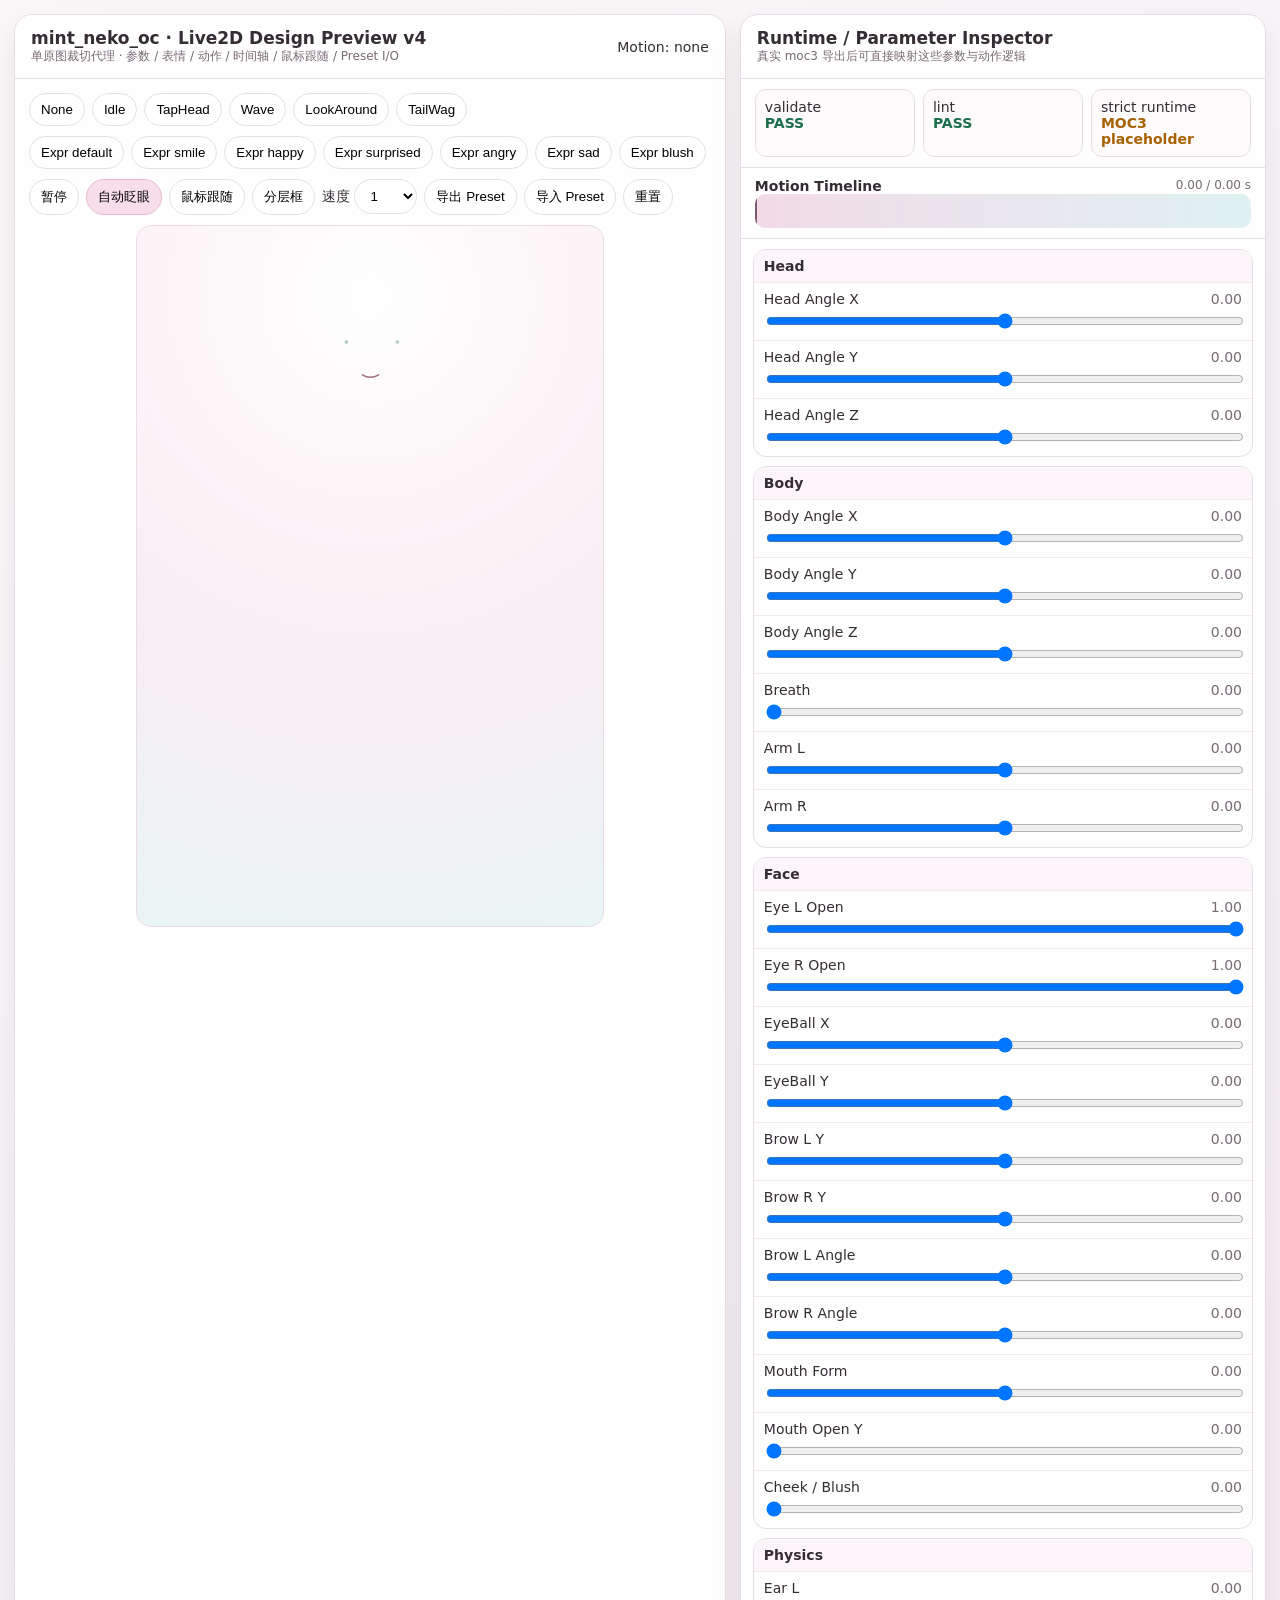
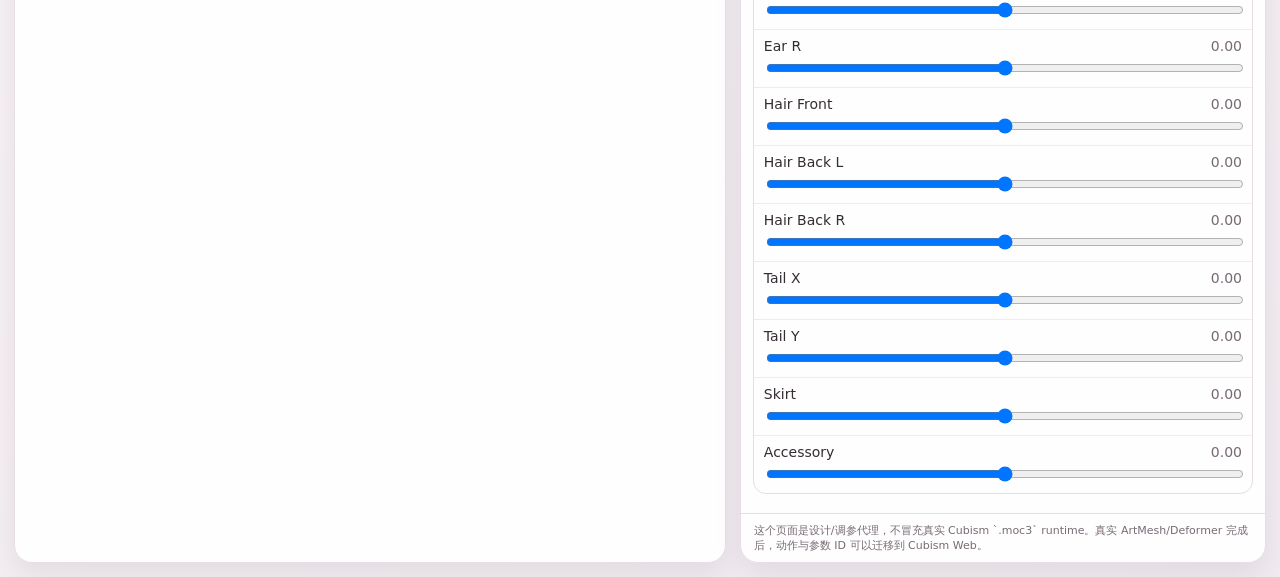
<file: live2d/mint-neko/preview.html>
<!doctype html>
<html lang="zh-CN">
<head>
<meta charset="utf-8"><meta name="viewport" content="width=device-width,initial-scale=1">
<title>mint_neko_oc Live2D Design Preview</title>
<style>
:root{--bg:#f6f1f5;--panel:#fff;--line:#e8dde6;--ink:#342d34;--muted:#776b75;--pink:#d987ad;--cyan:#85c6ce}
*{box-sizing:border-box}body{margin:0;background:linear-gradient(145deg,#faf7f9,#f1eaf0);color:var(--ink);font:14px system-ui,sans-serif}
.app{display:grid;grid-template-columns:minmax(460px,1.15fr) minmax(400px,.85fr);min-height:100vh;gap:14px;padding:14px}
.panel{background:rgba(255,255,255,.94);border:1px solid var(--line);border-radius:18px;box-shadow:0 12px 28px #00000012;overflow:hidden}
.head{padding:13px 16px;border-bottom:1px solid var(--line);display:flex;justify-content:space-between;gap:12px;align-items:center}
h1,h2{font-size:17px;margin:0}.muted{color:var(--muted);font-size:12px}.stagePad{padding:14px}.stageBox{position:relative;max-height:78vh;aspect-ratio:2/3;margin:auto;border-radius:15px;overflow:hidden;border:1px solid var(--line);background:radial-gradient(circle at 50% 10%,#fff,#f9edf3 55%,#e9f5f5)}
.stage{position:absolute;width:1024px;height:1536px;left:50%;top:50%;transform:translate(-50%,-50%) scale(var(--stage-scale,1));transform-origin:center}
.part{position:absolute;background-image:url("assets/character.webp");background-repeat:no-repeat;background-size:1024px 1536px;transform-origin:center;will-change:transform}
.overlay{position:absolute;inset:0;pointer-events:none}.toolbar{display:flex;flex-wrap:wrap;gap:7px;margin-bottom:10px}
button,select,input[type=file]{border:1px solid var(--line);background:white;border-radius:999px;padding:8px 11px;cursor:pointer}
button.active{background:#f8deea;border-color:#e9b9d0}.tabs{display:flex;gap:6px}.right{display:grid;grid-template-rows:auto auto auto 1fr;min-height:0}
.status{padding:10px 14px;border-bottom:1px solid var(--line);display:grid;grid-template-columns:repeat(3,1fr);gap:8px}
.card{padding:9px;border:1px solid var(--line);border-radius:11px;background:#fcfafb}.ok{color:#19704b;font-weight:700}.warn{color:#a76100;font-weight:700}
.timeline{padding:10px 14px;border-bottom:1px solid var(--line)}.track{height:34px;border-radius:10px;background:linear-gradient(90deg,#f2dbe7,#dff1f2);position:relative;overflow:hidden}
.playhead{position:absolute;top:0;bottom:0;width:2px;background:#7c5970;left:0}.timeLabel{font-variant-numeric:tabular-nums;font-size:12px;color:var(--muted)}
.params{overflow:auto;padding:10px 12px}.group{border:1px solid var(--line);border-radius:13px;margin-bottom:9px;overflow:hidden}.groupTitle{padding:8px 10px;background:#fcf6fa;font-weight:700}
.param{padding:8px 10px;border-top:1px solid #f2eaf0}.prow{display:flex;justify-content:space-between;gap:8px;margin-bottom:4px}.val{font-variant-numeric:tabular-nums;color:var(--muted)}input[type=range]{width:100%}
.footer{padding:9px 13px;border-top:1px solid var(--line);font-size:11px;color:var(--muted)}.debug .part{outline:1px dashed #9e6c8a88}
@media(max-width:1100px){.app{grid-template-columns:1fr}.stageBox{max-height:none}}
</style>
</head>
<body>
<div class="app">
<section class="panel">
<div class="head"><div><h1>mint_neko_oc · Live2D Design Preview v4</h1><div class="muted">单原图裁切代理 · 参数 / 表情 / 动作 / 时间轴 / 鼠标跟随 / Preset I/O</div></div><div id="motionLabel">Motion: none</div></div>
<div class="stagePad">
<div class="toolbar" id="motionBtns"></div>
<div class="toolbar" id="exprBtns"></div>
<div class="toolbar">
<button id="pauseBtn">暂停</button><button id="blinkBtn" class="active">自动眨眼</button><button id="trackBtn">鼠标跟随</button><button id="debugBtn">分层框</button>
<label>速度 <select id="speedSel"><option>.5</option><option selected>1</option><option>1.5</option><option>2</option></select></label>
<button id="saveBtn">导出 Preset</button><label><input id="loadFile" type="file" accept=".json" style="display:none"><button id="loadBtn">导入 Preset</button></label>
<button id="resetBtn">重置</button>
</div>
<div class="stageBox" id="stageBox"><div class="stage" id="stage"></div><div class="overlay" id="overlay"></div></div>
</div>
</section>
<aside class="panel right">
<div class="head"><div><h2>Runtime / Parameter Inspector</h2><div class="muted">真实 moc3 导出后可直接映射这些参数与动作逻辑</div></div></div>
<div class="status">
<div class="card">validate<br><span class="ok">PASS</span></div>
<div class="card">lint<br><span class="ok">PASS</span></div>
<div class="card">strict runtime<br><span class="warn">MOC3 placeholder</span></div>
</div>
<div class="timeline"><div style="display:flex;justify-content:space-between"><strong>Motion Timeline</strong><span class="timeLabel" id="timeLabel">0.00 / 0.00</span></div><div class="track"><div class="playhead" id="playhead"></div></div></div>
<div class="params" id="params"></div>
<div class="footer">这个页面是设计/调参代理，不冒充真实 Cubism `.moc3` runtime。真实 ArtMesh/Deformer 完成后，动作与参数 ID 可以迁移到 Cubism Web。</div>
</aside>
</div>
<script>
const CFG = {"canvas":{"width":1024,"height":1536},"parts":{"01_head_full":{"x":250,"y":0,"w":530,"h":540},"06_ear_left":{"x":255,"y":0,"w":175,"h":205},"07_ear_right":{"x":590,"y":0,"w":188,"h":210},"08_main_bow":{"x":440,"y":0,"w":215,"h":160},"09_flower_cluster_left":{"x":300,"y":20,"w":160,"h":185},"10_flower_cluster_right":{"x":590,"y":15,"w":175,"h":190},"11_bangs_and_front_hair":{"x":310,"y":0,"w":400,"h":350},"12_side_hair_left":{"x":215,"y":160,"w":205,"h":560},"13_side_hair_right":{"x":595,"y":160,"w":220,"h":560},"14_torso_upper":{"x":280,"y":360,"w":480,"h":430},"15_neck_bow_and_collar":{"x":360,"y":355,"w":295,"h":230},"17_skirt":{"x":235,"y":620,"w":540,"h":410},"18_tail":{"x":510,"y":850,"w":400,"h":445},"19_left_hand":{"x":0,"y":620,"w":195,"h":205},"20_right_hand":{"x":825,"y":620,"w":199,"h":205},"21_stockings":{"x":320,"y":960,"w":390,"h":440},"22_left_shoe":{"x":340,"y":1260,"w":180,"h":270},"23_right_shoe":{"x":510,"y":1260,"w":190,"h":270}},"layerPlan":[{"id":"tail","part":"18_tail","z":10},{"id":"stockings","part":"21_stockings","z":18},{"id":"shoeL","part":"22_left_shoe","z":19},{"id":"shoeR","part":"23_right_shoe","z":19},{"id":"skirt","part":"17_skirt","z":25},{"id":"torso","part":"14_torso_upper","z":30},{"id":"neckBow","part":"15_neck_bow_and_collar","z":35},{"id":"sideHairL","part":"12_side_hair_left","z":42},{"id":"sideHairR","part":"13_side_hair_right","z":42},{"id":"head","part":"01_head_full","z":50},{"id":"bangs","part":"11_bangs_and_front_hair","z":55},{"id":"earL","part":"06_ear_left","z":58},{"id":"earR","part":"07_ear_right","z":58},{"id":"mainBow","part":"08_main_bow","z":63},{"id":"flowerL","part":"09_flower_cluster_left","z":64},{"id":"flowerR","part":"10_flower_cluster_right","z":64},{"id":"handL","part":"19_left_hand","z":70},{"id":"handR","part":"20_right_hand","z":70}],"parameters":[["ParamAngleX","Head Angle X","Head",-30,30,0,1],["ParamAngleY","Head Angle Y","Head",-30,30,0,1],["ParamAngleZ","Head Angle Z","Head",-30,30,0,1],["ParamBodyAngleX","Body Angle X","Body",-10,10,0,.5],["ParamBodyAngleY","Body Angle Y","Body",-10,10,0,.5],["ParamBodyAngleZ","Body Angle Z","Body",-10,10,0,.5],["ParamEyeLOpen","Eye L Open","Face",0,1,1,.01],["ParamEyeROpen","Eye R Open","Face",0,1,1,.01],["ParamEyeBallX","EyeBall X","Face",-1,1,0,.01],["ParamEyeBallY","EyeBall Y","Face",-1,1,0,.01],["ParamBrowLY","Brow L Y","Face",-1,1,0,.01],["ParamBrowRY","Brow R Y","Face",-1,1,0,.01],["ParamBrowLAngle","Brow L Angle","Face",-1,1,0,.01],["ParamBrowRAngle","Brow R Angle","Face",-1,1,0,.01],["ParamMouthForm","Mouth Form","Face",-1,1,0,.01],["ParamMouthOpenY","Mouth Open Y","Face",0,1,0,.01],["ParamCheek","Cheek / Blush","Face",0,1,0,.01],["ParamBreath","Breath","Body",0,1,0,.01],["ParamArmLA","Arm L","Body",-1,1,0,.01],["ParamArmRA","Arm R","Body",-1,1,0,.01],["ParamEarL","Ear L","Physics",-1,1,0,.01],["ParamEarR","Ear R","Physics",-1,1,0,.01],["ParamHairFront","Hair Front","Physics",-1,1,0,.01],["ParamHairBackL","Hair Back L","Physics",-1,1,0,.01],["ParamHairBackR","Hair Back R","Physics",-1,1,0,.01],["ParamTailX","Tail X","Physics",-1,1,0,.01],["ParamTailY","Tail Y","Physics",-1,1,0,.01],["ParamSkirt","Skirt","Physics",-1,1,0,.01],["ParamAccessory","Accessory","Physics",-1,1,0,.01]],"expressions":{"default":{},"smile":{"ParamMouthForm":.65,"ParamMouthOpenY":.15,"ParamCheek":.2},"happy":{"ParamEyeLOpen":.12,"ParamEyeROpen":.12,"ParamMouthForm":.9,"ParamMouthOpenY":.35,"ParamCheek":.55},"surprised":{"ParamEyeLOpen":1,"ParamEyeROpen":1,"ParamMouthOpenY":.75,"ParamMouthForm":-.05},"angry":{"ParamBrowLY":-.35,"ParamBrowRY":-.35,"ParamBrowLAngle":-.7,"ParamBrowRAngle":.7,"ParamMouthForm":-.45},"sad":{"ParamBrowLY":.2,"ParamBrowRY":.2,"ParamBrowLAngle":.5,"ParamBrowRAngle":-.5,"ParamMouthForm":-.65,"ParamCheek":.1},"blush":{"ParamCheek":.9,"ParamMouthForm":.2}},"motionMeta":{"Idle":{"duration":4,"loop":true},"TapHead":{"duration":.85,"loop":false},"Wave":{"duration":2.4,"loop":true},"LookAround":{"duration":5,"loop":true},"TailWag":{"duration":3,"loop":true}}};
const state={},defaults={};let currentMotion=null,currentExpr='default',paused=false,autoBlink=true,tracking=false,speed=1,motionStart=performance.now(),pauseAt=0,nextBlink=performance.now()+2200,blinkUntil=0;const $=s=>document.querySelector(s),stage=$('#stage'),overlay=$('#overlay'),box=$('#stageBox');CFG.parameters=CFG.parameters.map(x=>({id:x[0],name:x[1],group:x[2],min:x[3],max:x[4],default:x[5],step:x[6]}));CFG.parameters.forEach(p=>{state[p.id]=p.default;defaults[p.id]=p.default});const els={};for(const l of CFG.layerPlan){const r=CFG.parts[l.part],d=document.createElement('div');d.className='part';d.style.cssText=`left:${r.x}px;top:${r.y}px;width:${r.w}px;height:${r.h}px;z-index:${l.z};background-position:-${r.x}px -${r.y}px`;stage.appendChild(d);els[l.id]=d}function groupBy(a,k){return a.reduce((o,x)=>((o[x[k]]??=[]).push(x),o),{})}for(const[g,ps]of Object.entries(groupBy(CFG.parameters,'group'))){const G=document.createElement('div');G.className='group';G.innerHTML=`<div class=groupTitle>${g}</div>`;for(const p of ps){const d=document.createElement('div');d.className='param';d.innerHTML=`<div class=prow><span>${p.name}</span><span class=val id=v-${p.id}></span></div><input id=s-${p.id} type=range min=${p.min} max=${p.max} step=${p.step} value=${p.default}>`;G.appendChild(d);d.querySelector('input').oninput=e=>{state[p.id]=+e.target.value;currentExpr='custom';syncOne(p.id)}}$('#params').appendChild(G)}function syncOne(id){const v=$('#v-'+id),s=$('#s-'+id);if(v)v.textContent=(+state[id]).toFixed(2);if(s)s.value=state[id]}function sync(){CFG.parameters.forEach(p=>syncOne(p.id))}function btn(parent,label,fn,key,val){const b=document.createElement('button');b.textContent=label;if(key)b.dataset[key]=val;b.onclick=fn;parent.appendChild(b);return b}btn($('#motionBtns'),'None',()=>setMotion(null),'motion','none');Object.keys(CFG.motionMeta).forEach(m=>btn($('#motionBtns'),m,()=>setMotion(m),'motion',m));Object.keys(CFG.expressions).forEach(e=>btn($('#exprBtns'),'Expr '+e,()=>setExpr(e)));function setExpr(e){currentExpr=e;Object.assign(state,defaults,CFG.expressions[e]||{});sync()}function setMotion(m){currentMotion=m;motionStart=performance.now();$('#motionLabel').textContent='Motion: '+(m||'none');[...$('#motionBtns').children].forEach(b=>b.classList.toggle('active',b.dataset.motion===m))}$('#pauseBtn').onclick=()=>{paused=!paused;$('#pauseBtn').textContent=paused?'继续':'暂停';if(paused)pauseAt=performance.now();else motionStart+=performance.now()-pauseAt};$('#blinkBtn').onclick=e=>{autoBlink=!autoBlink;e.target.classList.toggle('active',autoBlink)};$('#trackBtn').onclick=e=>{tracking=!tracking;e.target.classList.toggle('active',tracking)};$('#debugBtn').onclick=e=>{box.classList.toggle('debug');e.target.classList.toggle('active')};$('#speedSel').onchange=e=>speed=+e.target.value;$('#resetBtn').onclick=()=>{setExpr('default');setMotion(null)};box.onpointermove=e=>{if(!tracking)return;const r=box.getBoundingClientRect(),nx=(e.clientX-r.left)/r.width*2-1,ny=(e.clientY-r.top)/r.height*2-1;state.ParamAngleX=nx*22;state.ParamAngleY=-ny*18;state.ParamEyeBallX=nx;state.ParamEyeBallY=-ny;sync()};$('#saveBtn').onclick=()=>{const blob=new Blob([JSON.stringify({version:1,state,currentExpr,currentMotion},null,2)],{type:'application/json'}),a=document.createElement('a');a.href=URL.createObjectURL(blob);a.download='mint_neko_preset.json';a.click();URL.revokeObjectURL(a.href)};$('#loadBtn').onclick=()=>$('#loadFile').click();$('#loadFile').onchange=async e=>{const j=JSON.parse(await e.target.files[0].text());Object.assign(state,defaults,j.state||{});currentExpr=j.currentExpr||'custom';sync();setMotion(j.currentMotion||null)};const clamp=(v,a,b)=>Math.max(a,Math.min(b,v)),lerp=(a,b,t)=>a+(b-a)*t;function motion(t){Object.assign(state,defaults,CFG.expressions[currentExpr]||{});if(currentMotion==='Idle'){state.ParamBreath=.5+.5*Math.sin(t*1.6);state.ParamAngleZ=1.8*Math.sin(t);state.ParamBodyAngleZ=1.5*Math.sin(t*1.2);state.ParamTailX=.5*Math.sin(t*1.4);state.ParamHairFront=.18*Math.sin(t*2.1);state.ParamHairBackL=.33*Math.sin(t*1.9);state.ParamHairBackR=-.33*Math.sin(t*1.9);state.ParamSkirt=.16*Math.sin(t*1.4+.8)}if(currentMotion==='TapHead'){const k=clamp(t/.85,0,1);state.ParamAngleY=k<.25?lerp(0,-10,k/.25):k<.58?lerp(-10,5,(k-.25)/.33):lerp(5,0,(k-.58)/.42);state.ParamEarL=-.6*Math.sin(k*Math.PI);state.ParamEarR=.5*Math.sin(k*Math.PI);if(k>=1)setMotion(null)}if(currentMotion==='Wave'){state.ParamArmRA=.85*Math.sin(t*6);state.ParamBodyAngleZ=2.6*Math.sin(t*2.2);state.ParamMouthForm=.65;state.ParamMouthOpenY=.2+.07*Math.sin(t*7);state.ParamTailX=.35*Math.sin(t*2.3)}if(currentMotion==='LookAround'){state.ParamAngleX=22*Math.sin(t*.9);state.ParamAngleY=12*Math.sin(t*.6+.7);state.ParamEyeBallX=Math.sin(t*.9);state.ParamEyeBallY=.6*Math.sin(t*.6+.7);state.ParamHairFront=.2*Math.sin(t*1.5)}if(currentMotion==='TailWag'){state.ParamTailX=.85*Math.sin(t*3.3);state.ParamBodyAngleZ=1.8*Math.sin(t*1.6);state.ParamSkirt=.2*Math.sin(t*3.3+.6)}}function tr(el,x=0,y=0,r=0,sx=1,sy=1){if(el)el.style.transform=`translate(${x}px,${y}px) rotate(${r}deg) scale(${sx},${sy})`}function faceOverlay(){const fx=state.ParamAngleX*2.1,fy=-state.ParamAngleY*1.6,roll=state.ParamAngleZ,pdx=state.ParamEyeBallX*9,pdy=state.ParamEyeBallY*7,bl=clamp(state.ParamCheek,0,1)*.65,mo=clamp(state.ParamMouthOpenY,0,1),mf=clamp((state.ParamMouthForm+1)/2,0,1),le=clamp(state.ParamEyeLOpen,0,1),re=clamp(state.ParamEyeROpen,0,1),cx=513+fx,cy=327+fy;overlay.innerHTML=`<svg viewBox="0 0 1024 1536"><g transform="rotate(${roll} ${512+fx} ${250+fy})"><ellipse cx="${430+fx}" cy="${305+fy}" rx="34" ry="20" fill="rgba(255,145,180,${bl})"/><ellipse cx="${598+fx}" cy="${305+fy}" rx="34" ry="20" fill="rgba(255,145,180,${bl})"/><rect x="${415+fx}" y="${229+fy}" width="90" height="${(1-le)*26}" rx="12" fill="rgba(250,243,238,.92)"/><rect x="${527+fx}" y="${229+fy}" width="90" height="${(1-re)*26}" rx="12" fill="rgba(250,243,238,.92)"/><circle cx="${460+fx+pdx}" cy="${255+fy+pdy}" r="4" fill="rgba(65,120,95,.4)"/><circle cx="${572+fx+pdx}" cy="${255+fy+pdy}" r="4" fill="rgba(65,120,95,.4)"/>${mo>.08?`<ellipse cx="${cx}" cy="${cy}" rx="${17+mo*14}" ry="${5+mo*12}" fill="rgba(184,82,114,.52)" stroke="rgba(121,68,88,.65)" stroke-width="2"/>`:`<path d="M ${cx-18} ${cy} Q ${cx} ${cy+6+mf*10} ${cx+18} ${cy}" fill="none" stroke="rgba(137,80,101,.82)" stroke-width="3" stroke-linecap="round"/>`}</g></svg>`}function render(ts){const meta=currentMotion?CFG.motionMeta[currentMotion]:null;let t=(ts-motionStart)/1000*speed;if(meta&&meta.loop)t%=meta.duration;if(!paused&&currentMotion)motion(t);if(autoBlink){if(ts>nextBlink&&!blinkUntil)blinkUntil=ts+180;if(blinkUntil){if(ts<blinkUntil){const q=(ts-(blinkUntil-180))/180,c=q<.5?q/.5:1-(q-.5)/.5;state.ParamEyeLOpen=Math.min(state.ParamEyeLOpen,1-c);state.ParamEyeROpen=Math.min(state.ParamEyeROpen,1-c)}else{blinkUntil=0;nextBlink=ts+1800+Math.random()*2600}}}const bx=state.ParamBodyAngleX*1.8,by=-state.ParamBreath*4+state.ParamBodyAngleY*1.6,br=state.ParamBodyAngleZ*1.7;['torso','neckBow','skirt','stockings','shoeL','shoeR'].forEach(id=>tr(els[id],bx,by,br,1,1+state.ParamBreath*.01));tr(els.handL,bx+state.ParamArmLA*10,by+state.ParamArmLA*6,br+state.ParamArmLA*7);tr(els.handR,bx+state.ParamArmRA*14,by-state.ParamArmRA*14,br+state.ParamArmRA*13);tr(els.tail,bx-state.ParamTailX*25,by-state.ParamTailY*20,br+state.ParamTailX*18);const hx=bx+state.ParamAngleX*2.2,hy=by-state.ParamAngleY*1.7,hr=br+state.ParamAngleZ;tr(els.head,hx,hy,hr);tr(els.bangs,hx+state.ParamHairFront*12,hy,hr+state.ParamHairFront*5);tr(els.sideHairL,hx+state.ParamHairBackL*10,hy+4,hr+state.ParamHairBackL*6);tr(els.sideHairR,hx+state.ParamHairBackR*10,hy+4,hr+state.ParamHairBackR*6);tr(els.earL,hx,hy,hr+state.ParamEarL*18);tr(els.earR,hx,hy,hr+state.ParamEarR*18);tr(els.mainBow,hx+state.ParamAccessory*6,hy,hr+state.ParamAccessory*8);tr(els.flowerL,hx+state.ParamAccessory*4,hy,hr+state.ParamAccessory*7);tr(els.flowerR,hx-state.ParamAccessory*4,hy,hr-state.ParamAccessory*7);faceOverlay();if(meta){const frac=(t%meta.duration)/meta.duration;$('#playhead').style.left=(frac*100)+'%';$('#timeLabel').textContent=`${t.toFixed(2)} / ${meta.duration.toFixed(2)} s`}else{$('#playhead').style.left='0%';$('#timeLabel').textContent='0.00 / 0.00 s'}requestAnimationFrame(render)}function resize(){const r=box.getBoundingClientRect(),s=Math.min(r.width/1024,r.height/1536);stage.style.transform=`translate(-50%,-50%) scale(${s})`}new ResizeObserver(resize).observe(box);sync();resize();requestAnimationFrame(render);
</script>
</body></html>
</file>
